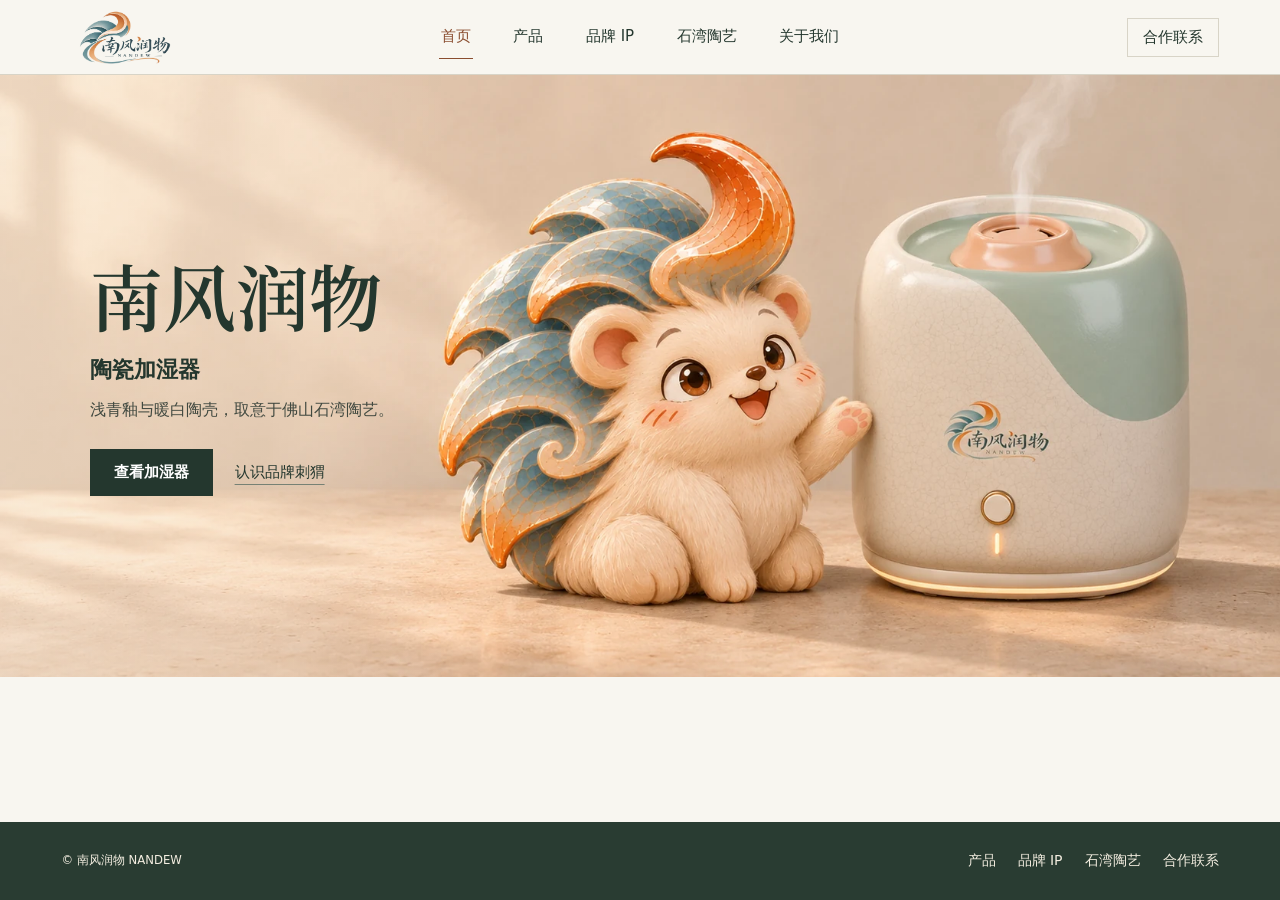
<file: index.html>
<!doctype html>
<html lang="zh-CN">
<head>
  <meta charset="utf-8">
  <meta name="viewport" content="width=device-width, initial-scale=1">
  <meta name="theme-color" content="#f8f6f0">
  <meta name="description" content="南风润物 NANDEW 源于佛山石湾陶艺。了解陶瓷加湿器的双釉外罩、组装结构与品牌刺猬。">
  <title>品牌官网｜南风润物 NANDEW</title>
  <link rel="icon" href="assets/icon.png">
  <link rel="stylesheet" href="site.css?v=7">
  <script src="site.js?v=5" defer></script>
</head>
<body>
  <a class="skip-link" href="#main">跳至正文</a>
  <header class="site-header">
    <div class="wrap header-inner">
      <a class="brand" href="index.html" aria-label="南风润物首页"><img src="assets/nandew-logo.webp" alt="南风润物 NANDEW" width="136" height="68"></a>
      <button class="menu-toggle" type="button" aria-expanded="false" aria-controls="main-nav"><span class="menu-icon" aria-hidden="true"></span>菜单</button>
      <nav id="main-nav" class="site-nav" aria-label="主导航">
        <a href="index.html" aria-current="page">首页</a>
        <a href="products.html">产品</a>
        <a href="ip.html">品牌 IP</a>
        <a href="craft.html">石湾陶艺</a>
        <a href="about.html">关于我们</a>
        <a href="contact.html" class="nav-contact">合作联系</a>
      </nav>
    </div>
  </header>
  <main class="home" id="main">
    <section class="home-feature" aria-labelledby="hero-title">
      <img class="home-scene" src="assets/humidifier-ambassador.webp" alt="品牌刺猬抬起前爪介绍身旁的陶瓷加湿器，暖光下可见出雾口飘出的薄雾" width="1672" height="941" fetchpriority="high">
      <div class="wrap home-feature-inner">
        <div class="home-copy">
          <h1 id="hero-title">南风润物</h1>
          <p class="campaign-feature-name">陶瓷加湿器</p>
          <p class="home-summary">浅青釉与暖白陶壳，取意于佛山石湾陶艺。</p>
          <div class="home-actions">
            <a class="button button--ink" href="humidifier.html">查看加湿器</a>
            <a class="underlined" href="ip.html">认识品牌刺猬</a>
          </div>
        </div>
      </div>
    </section>
  </main>
  <footer class="site-footer">
    <div class="wrap footer-inner">
      <small>© 南风润物 NANDEW</small>
      <nav aria-label="页脚导航"><a href="products.html">产品</a><a href="ip.html">品牌 IP</a><a href="craft.html">石湾陶艺</a><a href="contact.html">合作联系</a></nav>
    </div>
  </footer>
</body>
</html>
</file>
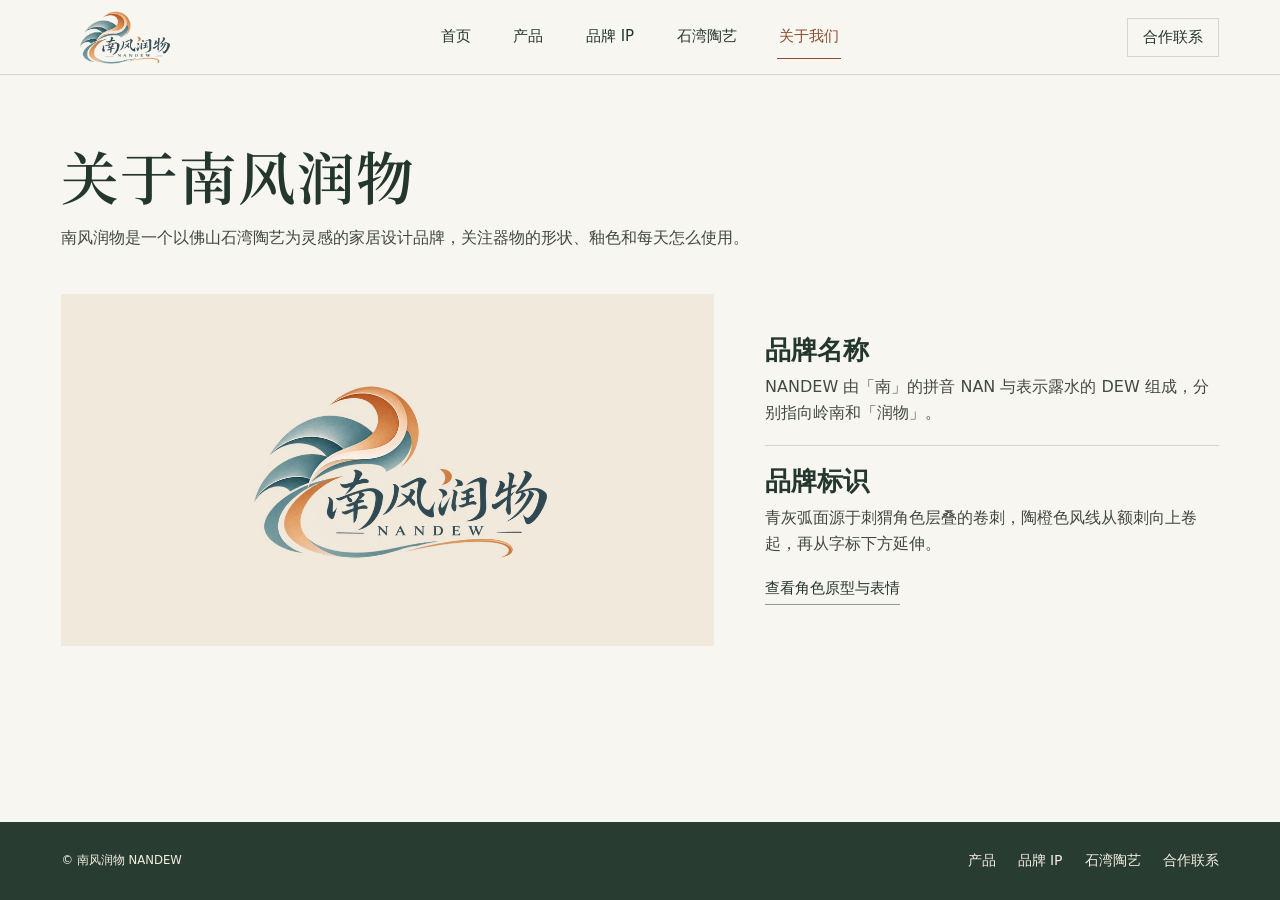
<file: about.html>
<!doctype html>
<html lang="zh-CN">
<head>
  <meta charset="utf-8">
  <meta name="viewport" content="width=device-width, initial-scale=1">
  <meta name="theme-color" content="#f8f6f0">
  <meta name="description" content="了解南风润物的品牌名称、品牌标识和陶瓷家居设计。">
  <title>关于我们｜南风润物 NANDEW</title>
  <link rel="icon" href="assets/icon.png">
  <link rel="stylesheet" href="site.css?v=7">
  <script src="site.js?v=5" defer></script>
</head>
<body>
  <a class="skip-link" href="#main">跳至正文</a>
  <header class="site-header">
    <div class="wrap header-inner">
      <a class="brand" href="index.html" aria-label="南风润物首页"><img src="assets/nandew-logo.webp" alt="南风润物 NANDEW" width="136" height="68"></a>
      <button class="menu-toggle" type="button" aria-expanded="false" aria-controls="main-nav"><span class="menu-icon" aria-hidden="true"></span>菜单</button>
      <nav id="main-nav" class="site-nav" aria-label="主导航">
        <a href="index.html">首页</a>
        <a href="products.html">产品</a>
        <a href="ip.html">品牌 IP</a>
        <a href="craft.html">石湾陶艺</a>
        <a href="about.html" aria-current="page">关于我们</a>
        <a href="contact.html" class="nav-contact">合作联系</a>
      </nav>
    </div>
  </header>
  <main class="wrap interior" id="main">
    <header class="page-heading">
      <h1>关于南风润物</h1>
      <p>南风润物是一个以佛山石湾陶艺为灵感的家居设计品牌，关注器物的形状、釉色和每天怎么使用。</p>
    </header>
    <div class="editorial-grid">
      <figure class="brand-plate editorial-media">
        <img src="assets/nandew-logo.webp" width="760" height="420" alt="南风润物品牌标识，由青灰弧面、陶橙卷线和中文、英文标识构成">
      </figure>
      <div class="editorial-copy">
        <section>
          <h2>品牌名称</h2>
          <p>NANDEW 由「南」的拼音 NAN 与表示露水的 DEW 组成，分别指向岭南和「润物」。</p>
        </section>
        <section id="brand-mark">
          <h2>品牌标识</h2>
          <p>青灰弧面源于刺猬角色层叠的卷刺，陶橙色风线从额刺向上卷起，再从字标下方延伸。</p>
        </section>
        <a class="underlined" href="ip.html">查看角色原型与表情</a>
      </div>
    </div>
  </main>
  <footer class="site-footer">
    <div class="wrap footer-inner">
      <small>© 南风润物 NANDEW</small>
      <nav aria-label="页脚导航"><a href="products.html">产品</a><a href="ip.html">品牌 IP</a><a href="craft.html">石湾陶艺</a><a href="contact.html">合作联系</a></nav>
    </div>
  </footer>
</body>
</html>
</file>
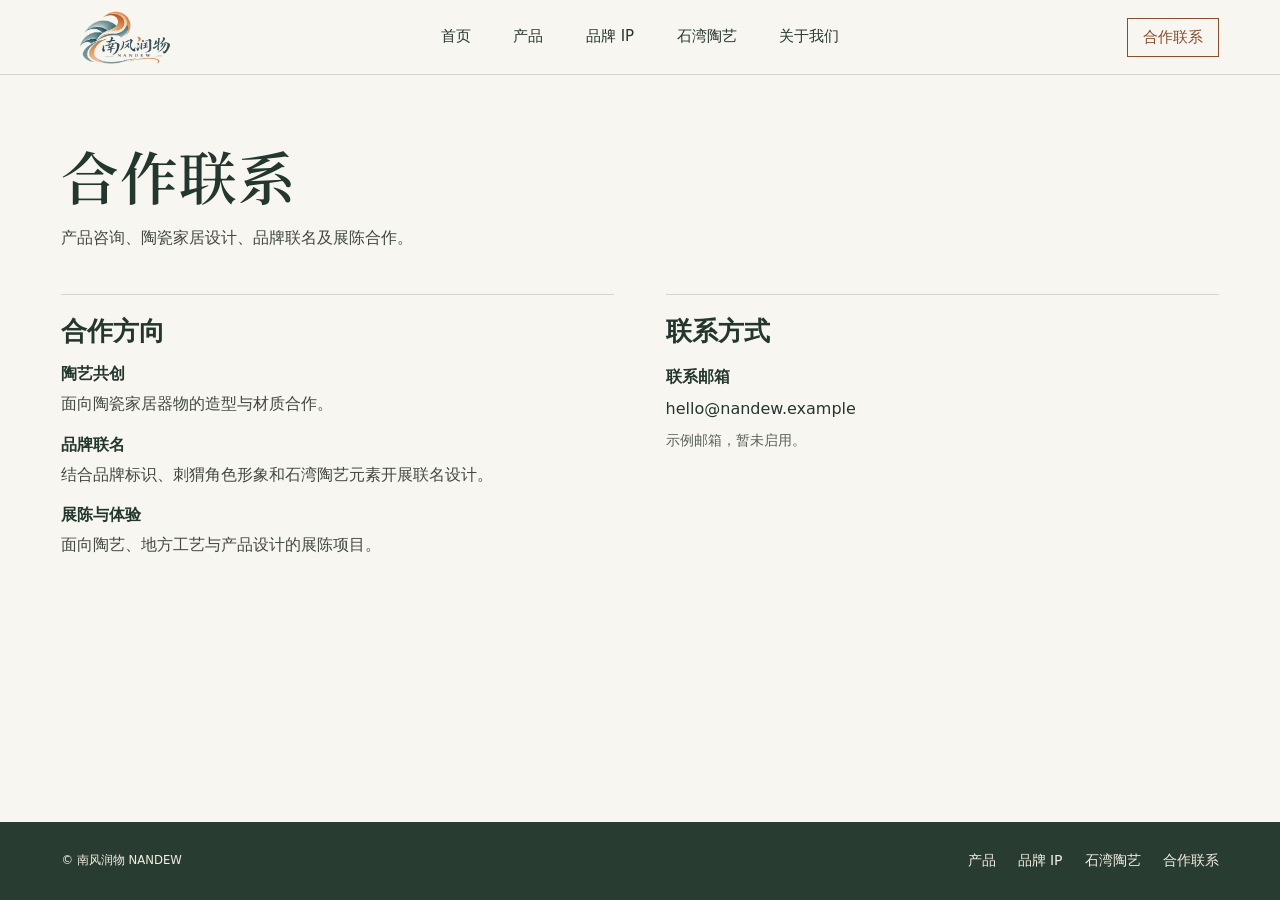
<file: contact.html>
<!doctype html>
<html lang="zh-CN">
<head>
  <meta charset="utf-8">
  <meta name="viewport" content="width=device-width, initial-scale=1">
  <meta name="theme-color" content="#f8f6f0">
  <meta name="description" content="南风润物的产品咨询、陶瓷家居设计、品牌联名和展陈合作方向。">
  <title>合作联系｜南风润物 NANDEW</title>
  <link rel="icon" href="assets/icon.png">
  <link rel="stylesheet" href="site.css?v=7">
  <script src="site.js?v=5" defer></script>
</head>
<body>
  <a class="skip-link" href="#main">跳至正文</a>
  <header class="site-header">
    <div class="wrap header-inner">
      <a class="brand" href="index.html" aria-label="南风润物首页"><img src="assets/nandew-logo.webp" alt="南风润物 NANDEW" width="136" height="68"></a>
      <button class="menu-toggle" type="button" aria-expanded="false" aria-controls="main-nav"><span class="menu-icon" aria-hidden="true"></span>菜单</button>
      <nav id="main-nav" class="site-nav" aria-label="主导航">
        <a href="index.html">首页</a>
        <a href="products.html">产品</a>
        <a href="ip.html">品牌 IP</a>
        <a href="craft.html">石湾陶艺</a>
        <a href="about.html">关于我们</a>
        <a href="contact.html" class="nav-contact" aria-current="page">合作联系</a>
      </nav>
    </div>
  </header>
  <main class="wrap interior" id="main">
    <header class="page-heading">
      <h1>合作联系</h1>
      <p>产品咨询、陶瓷家居设计、品牌联名及展陈合作。</p>
    </header>
    <div class="inquiry-grid">
      <section class="inquiry-panel" aria-labelledby="partner-title">
        <h2 id="partner-title">合作方向</h2>
        <h3>陶艺共创</h3><p>面向陶瓷家居器物的造型与材质合作。</p>
        <h3>品牌联名</h3><p>结合品牌标识、刺猬角色形象和石湾陶艺元素开展联名设计。</p>
        <h3>展陈与体验</h3><p>面向陶艺、地方工艺与产品设计的展陈项目。</p>
      </section>
      <section class="inquiry-panel" id="contact-details" aria-labelledby="contact-title">
        <h2 id="contact-title">联系方式</h2>
        <dl class="contact-method">
          <dt>联系邮箱</dt>
          <dd>hello@nandew.example</dd>
        </dl>
        <p class="contact-note">示例邮箱，暂未启用。</p>
      </section>
    </div>
  </main>
  <footer class="site-footer">
    <div class="wrap footer-inner">
      <small>© 南风润物 NANDEW</small>
      <nav aria-label="页脚导航"><a href="products.html">产品</a><a href="ip.html">品牌 IP</a><a href="craft.html">石湾陶艺</a><a href="contact.html">合作联系</a></nav>
    </div>
  </footer>
</body>
</html>
</file>
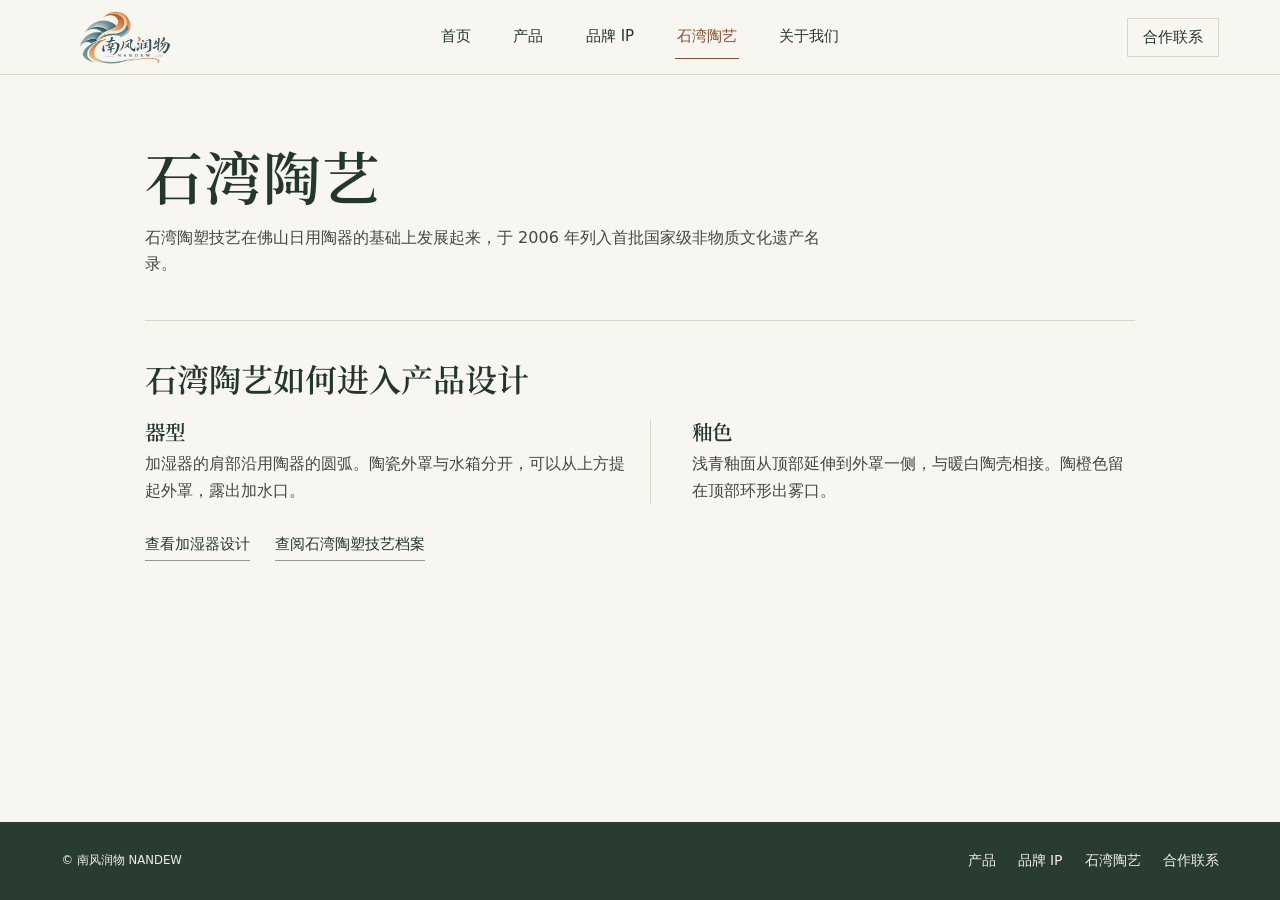
<file: craft.html>
<!doctype html>
<html lang="zh-CN">
<head>
  <meta charset="utf-8">
  <meta name="viewport" content="width=device-width, initial-scale=1">
  <meta name="theme-color" content="#f8f6f0">
  <meta name="description" content="了解佛山石湾陶塑技艺，以及南风润物陶瓷加湿器与刺猬角色的设计取材。">
  <title>石湾陶艺｜南风润物 NANDEW</title>
  <link rel="icon" href="assets/icon.png">
  <link rel="stylesheet" href="site.css?v=7">
  <script src="site.js?v=5" defer></script>
</head>
<body>
  <a class="skip-link" href="#main">跳至正文</a>
  <header class="site-header">
    <div class="wrap header-inner">
      <a class="brand" href="index.html" aria-label="南风润物首页"><img src="assets/nandew-logo.webp" alt="南风润物 NANDEW" width="136" height="68"></a>
      <button class="menu-toggle" type="button" aria-expanded="false" aria-controls="main-nav"><span class="menu-icon" aria-hidden="true"></span>菜单</button>
      <nav id="main-nav" class="site-nav" aria-label="主导航">
        <a href="index.html">首页</a>
        <a href="products.html">产品</a>
        <a href="ip.html">品牌 IP</a>
        <a href="craft.html" aria-current="page">石湾陶艺</a>
        <a href="about.html">关于我们</a>
        <a href="contact.html" class="nav-contact">合作联系</a>
      </nav>
    </div>
  </header>
  <main class="wrap interior craft-page" id="main">
    <header class="page-heading">
      <h1>石湾陶艺</h1>
      <p>石湾陶塑技艺在佛山日用陶器的基础上发展起来，于 2006 年列入首批国家级非物质文化遗产名录。</p>
    </header>
    <section class="craft-design" aria-labelledby="craft-design-heading">
      <h2 id="craft-design-heading">石湾陶艺如何进入产品设计</h2>
      <div class="craft-details editorial-copy">
        <section>
          <h3>器型</h3>
          <p>加湿器的肩部沿用陶器的圆弧。陶瓷外罩与水箱分开，可以从上方提起外罩，露出加水口。</p>
        </section>
        <section>
          <h3>釉色</h3>
          <p>浅青釉面从顶部延伸到外罩一侧，与暖白陶壳相接。陶橙色留在顶部环形出雾口。</p>
        </section>
      </div>
      <div class="craft-links">
        <a class="underlined" href="humidifier.html">查看加湿器设计</a>
        <a class="underlined" href="https://www.ihchina.cn/Article/Index/detail?id=14263" target="_blank" rel="noopener noreferrer">查阅石湾陶塑技艺档案</a>
      </div>
    </section>
  </main>
  <footer class="site-footer">
    <div class="wrap footer-inner">
      <small>© 南风润物 NANDEW</small>
      <nav aria-label="页脚导航"><a href="products.html">产品</a><a href="ip.html">品牌 IP</a><a href="craft.html">石湾陶艺</a><a href="contact.html">合作联系</a></nav>
    </div>
  </footer>
</body>
</html>
</file>
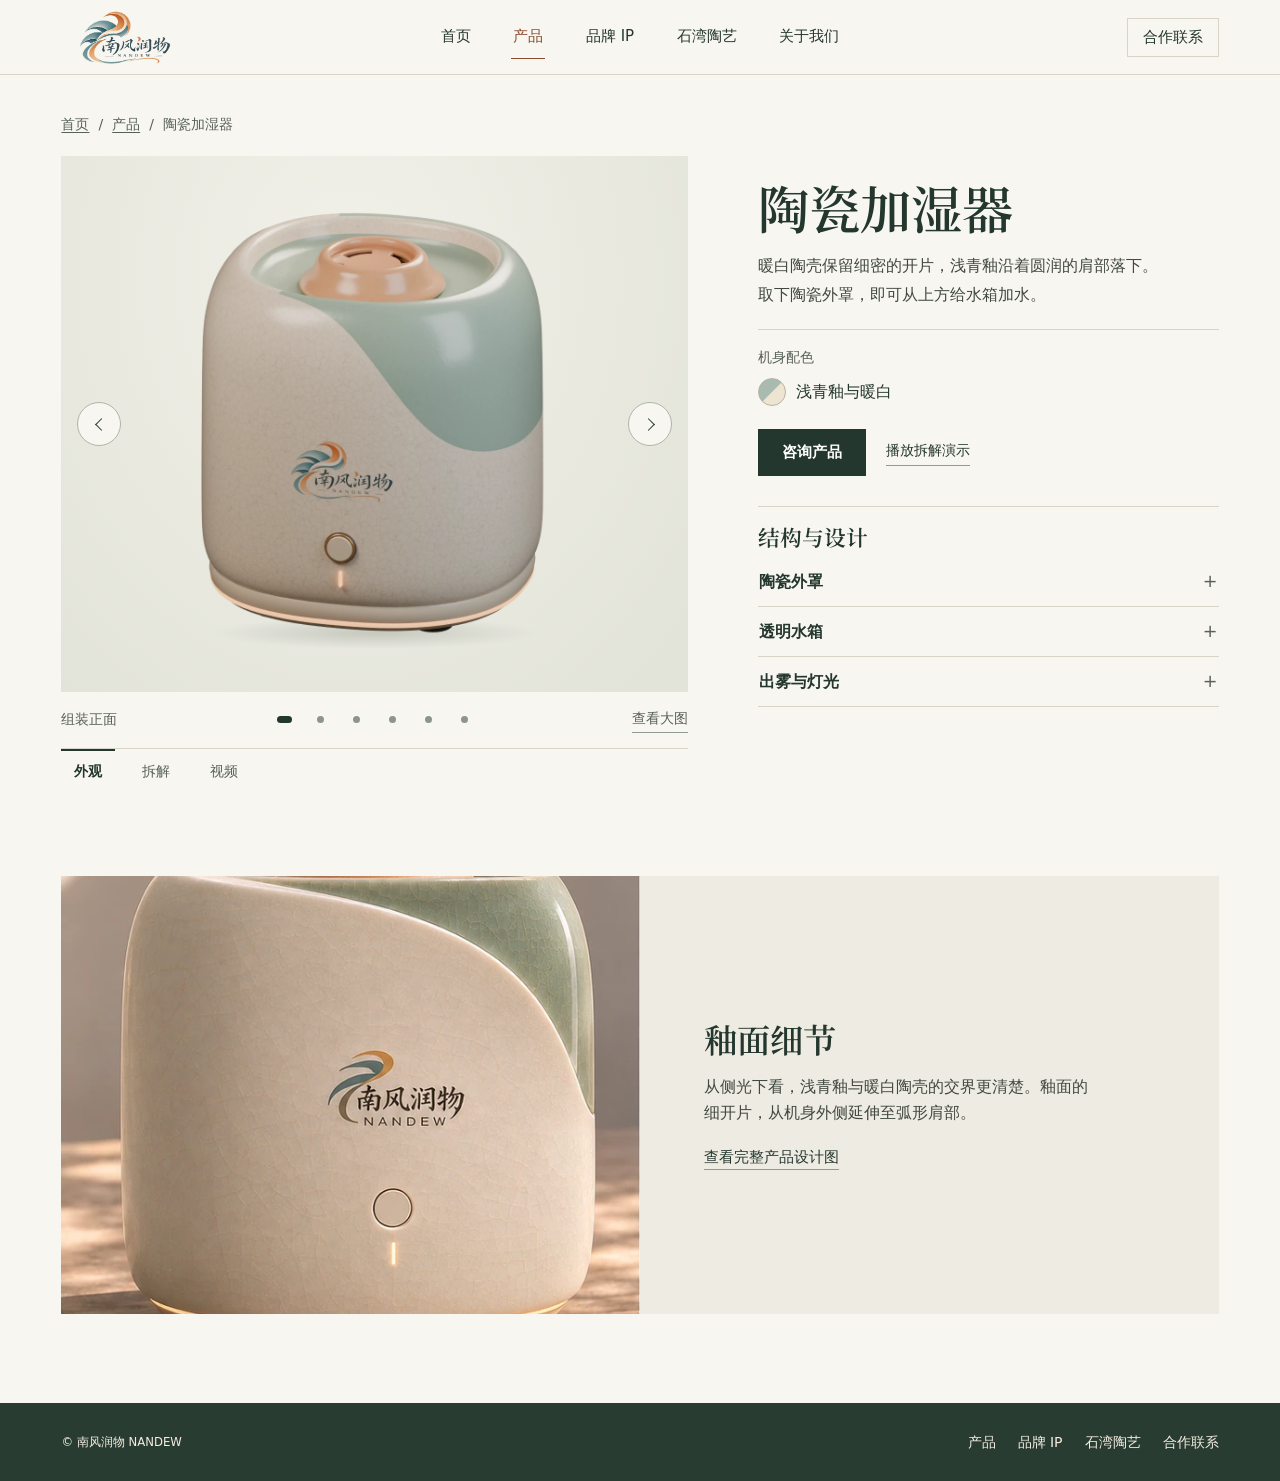
<file: humidifier.html>
<!doctype html>
<html lang="zh-CN">
<head>
  <meta charset="utf-8">
  <meta name="viewport" content="width=device-width, initial-scale=1">
  <meta name="theme-color" content="#f8f6f0">
  <meta name="description" content="查看南风润物陶瓷加湿器的多角度图、结构拆解与 Blender 动画。">
  <title>陶瓷加湿器｜南风润物 NANDEW</title>
  <link rel="icon" href="assets/icon.png">
  <link rel="stylesheet" href="site.css?v=7">
  <script src="site.js?v=5" defer></script>
</head>
<body>
  <a class="skip-link" href="#main">跳至正文</a>
  <header class="site-header">
    <div class="wrap header-inner">
      <a class="brand" href="index.html" aria-label="南风润物首页"><img src="assets/nandew-logo.webp" alt="南风润物 NANDEW" width="136" height="68"></a>
      <button class="menu-toggle" type="button" aria-expanded="false" aria-controls="main-nav"><span class="menu-icon" aria-hidden="true"></span>菜单</button>
      <nav id="main-nav" class="site-nav" aria-label="主导航">
        <a href="index.html">首页</a>
        <a href="products.html" aria-current="location">产品</a>
        <a href="ip.html">品牌 IP</a>
        <a href="craft.html">石湾陶艺</a>
        <a href="about.html">关于我们</a>
        <a href="contact.html" class="nav-contact">合作联系</a>
      </nav>
    </div>
  </header>
  <main class="wrap interior product-detail" id="main">
    <nav class="breadcrumb" aria-label="页面路径"><a href="index.html">首页</a><span aria-hidden="true">/</span><a href="products.html">产品</a><span aria-hidden="true">/</span><span aria-current="page">陶瓷加湿器</span></nav>
    <div class="product-overview" data-product-gallery>
      <header class="product-title">
        <h1>陶瓷加湿器</h1>
        <p>暖白陶壳保留细密的开片，浅青釉沿着圆润的肩部落下。取下陶瓷外罩，即可从上方给水箱加水。</p>
      </header>
      <section class="product-media" aria-label="加湿器多角度展示">
        <div class="media-stage" id="product-stage">
          <figure class="media-panel" id="media-front">
            <img src="assets/humidifier-studio-front.webp" alt="陶瓷加湿器组装正面，可见标识、圆形按键和指示灯" width="1056" height="1056" fetchpriority="high">
          </figure>
          <figure class="media-panel" id="media-side" hidden>
            <img src="assets/humidifier-studio-side.webp" alt="陶瓷加湿器侧面，浅青釉与暖白陶壳相交" width="1056" height="1056" loading="lazy">
          </figure>
          <figure class="media-panel" id="media-rear" hidden>
            <img src="assets/humidifier-studio-rear.webp" alt="陶瓷加湿器背面及底座" width="1056" height="1056" loading="lazy">
          </figure>
          <figure class="media-panel" id="media-top" hidden>
            <img src="assets/humidifier-studio-top.webp" alt="俯视环形出雾口和凹入式顶面" width="1056" height="1056" loading="lazy">
          </figure>
          <figure class="media-panel" id="media-parts" hidden>
            <img src="assets/humidifier-studio-parts.webp" alt="陶瓷外罩抬起，露出透明水箱与底座" width="1056" height="1056" loading="lazy">
          </figure>
          <figure class="media-panel media-panel--video" id="media-video" hidden>
            <video controls playsinline preload="none" poster="assets/humidifier-front.webp" aria-label="陶瓷加湿器机身环绕与拆解演示，无声视频">
              <source src="assets/humidifier-demo.mp4" type="video/mp4">
              <a href="assets/humidifier-demo.mp4">打开产品视频</a>
            </video>
          </figure>
          <div class="media-arrows" role="group" aria-label="前后浏览产品图和视频" hidden>
            <button class="media-arrow" type="button" data-media-step="-1" aria-label="上一项" aria-controls="product-stage"></button>
            <button class="media-arrow" type="button" data-media-step="1" aria-label="下一项" aria-controls="product-stage"></button>
          </div>
        </div>
        <div class="media-toolbar">
          <p data-media-status aria-live="polite">组装正面</p>
          <div class="media-pagination" role="group" aria-label="切换产品角度" hidden>
            <button type="button" data-media="front" aria-controls="media-front" aria-pressed="true" aria-label="组装正面" title="组装正面"></button>
            <button type="button" data-media="side" aria-controls="media-side" aria-pressed="false" aria-label="侧面" title="侧面"></button>
            <button type="button" data-media="rear" aria-controls="media-rear" aria-pressed="false" aria-label="背面" title="背面"></button>
            <button type="button" data-media="top" aria-controls="media-top" aria-pressed="false" aria-label="俯视" title="俯视"></button>
            <button type="button" data-media="parts" aria-controls="media-parts" aria-pressed="false" aria-label="拆解图" title="拆解图"></button>
            <button type="button" data-media="video" aria-controls="media-video" aria-pressed="false" aria-label="演示视频" title="演示视频"></button>
          </div>
          <button type="button" class="media-zoom underlined" data-media-zoom hidden>查看大图</button>
        </div>
        <div class="media-shortcuts" role="group" aria-label="产品媒体分类" hidden>
          <button type="button" data-media-group="front" aria-pressed="true">外观</button>
          <button type="button" data-media-group="parts" aria-pressed="false">拆解</button>
          <button type="button" data-media-group="video" aria-pressed="false">视频</button>
        </div>
        <noscript>
          <p>查看 <a class="underlined" href="assets/humidifier-parts.webp">拆解图</a> 或 <a class="underlined" href="assets/humidifier-demo.mp4">演示视频</a>。</p>
        </noscript>
        <dialog class="media-dialog" aria-label="产品大图">
          <form method="dialog"><button class="button button--outline" type="submit" autofocus>关闭</button></form>
          <img alt="">
        </dialog>
      </section>
      <section class="product-facts" aria-labelledby="finish-heading">
        <div class="product-finish"><p class="product-minor" id="finish-heading">机身配色</p><div><span class="finish-swatch" aria-hidden="true"></span>浅青釉与暖白</div></div>
        <div class="product-actions">
          <a class="button button--ink" href="contact.html#contact-details">咨询产品</a>
          <button type="button" class="media-zoom" data-play-demo hidden>播放拆解演示</button>
        </div>
        <div class="product-specs">
          <h2>结构与设计</h2>
          <details>
            <summary>陶瓷外罩</summary>
            <p>陶瓷外罩为青釉与暖白双釉曲面。沿着机身轻轻提起，可整体取下外罩。</p>
          </details>
          <details>
            <summary>透明水箱</summary>
            <p>水箱独立放置在底座上。取下外罩后，从水箱上方加水。</p>
          </details>
          <details>
            <summary>出雾与灯光</summary>
            <p>顶部为陶橙色环形出雾口。机身正面有按键和指示灯，底座设暖色灯带。</p>
          </details>
        </div>
      </section>
    </div>
    <section class="product-story" aria-labelledby="product-story-heading">
      <figure><img src="assets/humidifier-scene.webp" alt="加湿器场景设计图，侧光照亮陶壳的细开片和底部灯带" width="624" height="1100" loading="lazy"></figure>
      <div class="product-story-copy">
        <h2 id="product-story-heading">釉面细节</h2>
        <p>从侧光下看，浅青釉与暖白陶壳的交界更清楚。釉面的细开片，从机身外侧延伸至弧形肩部。</p>
        <a class="underlined" href="assets/humidifier-design-sheet.webp" target="_blank" rel="noopener">查看完整产品设计图</a>
      </div>
    </section>
  </main>
  <footer class="site-footer">
    <div class="wrap footer-inner">
      <small>© 南风润物 NANDEW</small>
      <nav aria-label="页脚导航"><a href="products.html">产品</a><a href="ip.html">品牌 IP</a><a href="craft.html">石湾陶艺</a><a href="contact.html">合作联系</a></nav>
    </div>
  </footer>
</body>
</html>
</file>
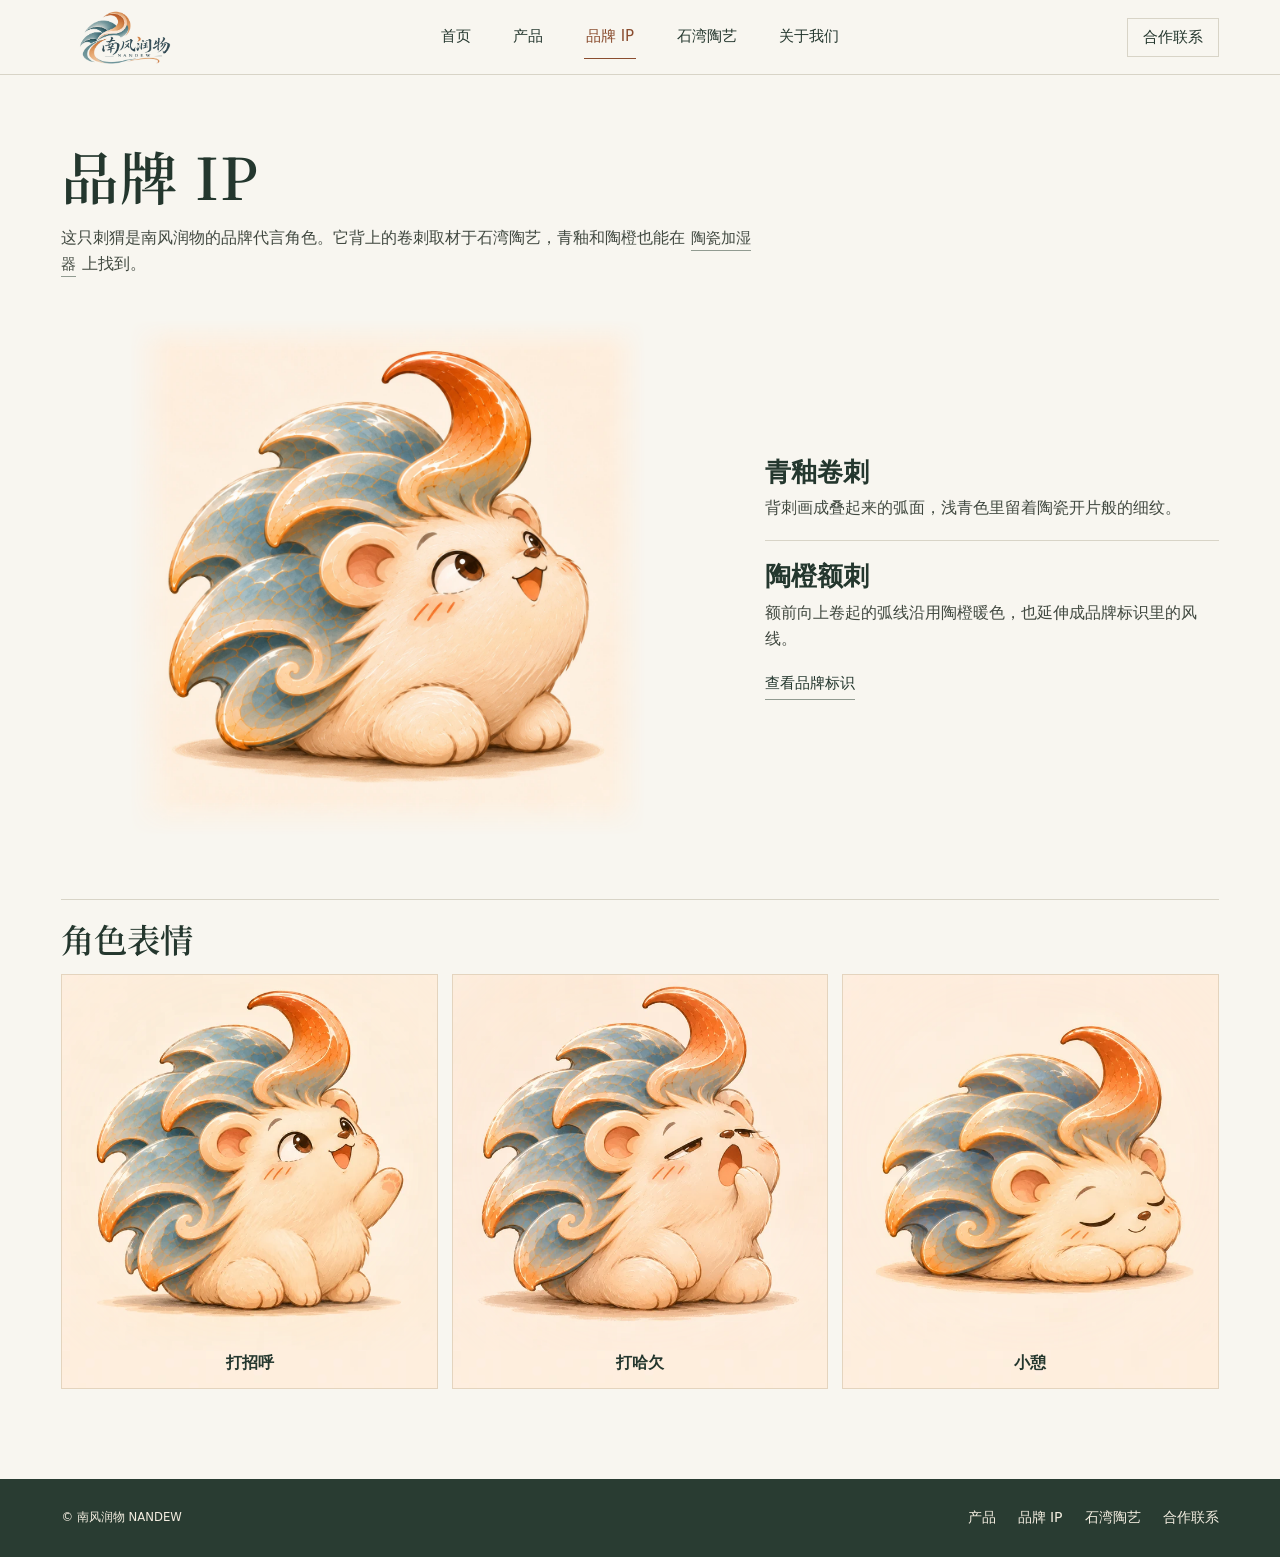
<file: ip.html>
<!doctype html>
<html lang="zh-CN">
<head>
  <meta charset="utf-8">
  <meta name="viewport" content="width=device-width, initial-scale=1">
  <meta name="theme-color" content="#f8f6f0">
  <meta name="description" content="认识南风润物的刺猬角色，了解它的釉色、卷刺和已有表情设计。">
  <title>品牌 IP｜南风润物 NANDEW</title>
  <link rel="icon" href="assets/icon.png">
  <link rel="stylesheet" href="site.css?v=7">
  <script src="site.js?v=5" defer></script>
</head>
<body>
  <a class="skip-link" href="#main">跳至正文</a>
  <header class="site-header">
    <div class="wrap header-inner">
      <a class="brand" href="index.html" aria-label="南风润物首页"><img src="assets/nandew-logo.webp" alt="南风润物 NANDEW" width="136" height="68"></a>
      <button class="menu-toggle" type="button" aria-expanded="false" aria-controls="main-nav"><span class="menu-icon" aria-hidden="true"></span>菜单</button>
      <nav id="main-nav" class="site-nav" aria-label="主导航">
        <a href="index.html">首页</a>
        <a href="products.html">产品</a>
        <a href="ip.html" aria-current="page">品牌 IP</a>
        <a href="craft.html">石湾陶艺</a>
        <a href="about.html">关于我们</a>
        <a href="contact.html" class="nav-contact">合作联系</a>
      </nav>
    </div>
  </header>
  <main class="wrap interior" id="main">
    <header class="page-heading">
      <h1>品牌 IP</h1>
      <p>这只刺猬是南风润物的品牌代言角色。它背上的卷刺取材于石湾陶艺，青釉和陶橙也能在 <a class="underlined" href="humidifier.html">陶瓷加湿器</a> 上找到。</p>
    </header>
    <div class="editorial-grid ip-feature">
      <figure class="character-portrait">
        <img src="assets/hedgehog-home.webp" srcset="assets/hedgehog-home-small.webp 620w, assets/hedgehog-home.webp 1254w" sizes="(max-width: 760px) 100vw, 55vw" alt="品牌刺猬的原画，额前的陶橙色卷刺与层叠的青釉卷刺" width="1254" height="1254" fetchpriority="high">
      </figure>
      <div class="editorial-copy">
        <section>
          <h2>青釉卷刺</h2>
          <p>背刺画成叠起来的弧面，浅青色里留着陶瓷开片般的细纹。</p>
        </section>
        <section>
          <h2>陶橙额刺</h2>
          <p>额前向上卷起的弧线沿用陶橙暖色，也延伸成品牌标识里的风线。</p>
        </section>
        <a class="underlined" href="about.html#brand-mark">查看品牌标识</a>
      </div>
    </div>
    <section class="ip-poses" aria-labelledby="pose-heading">
      <h2 id="pose-heading">角色表情</h2>
      <div class="pose-grid">
        <figure><img src="assets/hedgehog-greeting.webp" alt="品牌刺猬举起一只前爪" width="640" height="640" loading="lazy"><figcaption>打招呼</figcaption></figure>
        <figure><img src="assets/hedgehog-yawn.webp" alt="品牌刺猬半闭眼睛，张嘴打哈欠" width="640" height="640" loading="lazy"><figcaption>打哈欠</figcaption></figure>
        <figure><img src="assets/hedgehog-rest.webp" alt="品牌刺猬闭眼趴下小憩" width="640" height="640" loading="lazy"><figcaption>小憩</figcaption></figure>
      </div>
    </section>
  </main>
  <footer class="site-footer">
    <div class="wrap footer-inner">
      <small>© 南风润物 NANDEW</small>
      <nav aria-label="页脚导航"><a href="products.html">产品</a><a href="ip.html">品牌 IP</a><a href="craft.html">石湾陶艺</a><a href="contact.html">合作联系</a></nav>
    </div>
  </footer>
</body>
</html>
</file>
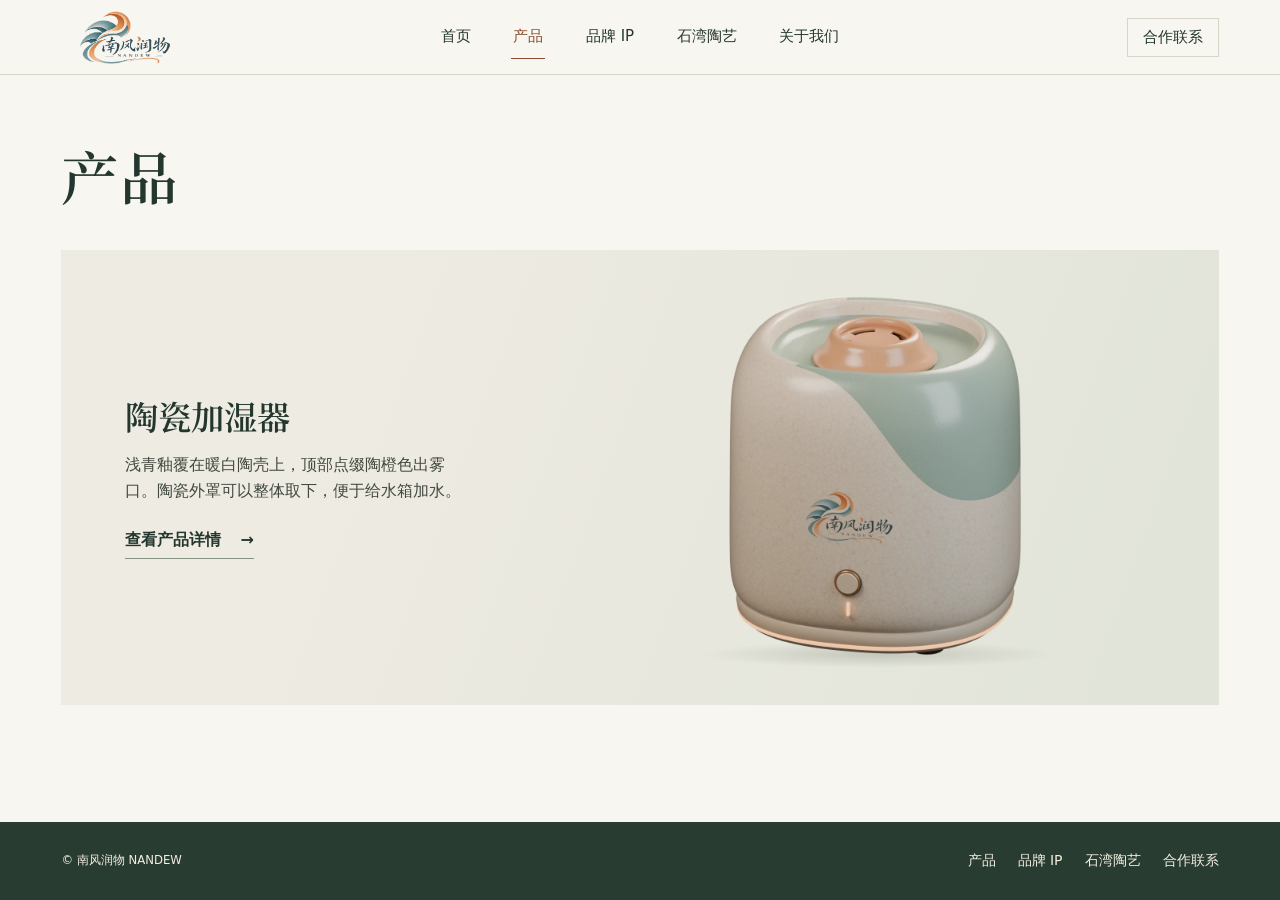
<file: products.html>
<!doctype html>
<html lang="zh-CN">
<head>
  <meta charset="utf-8">
  <meta name="viewport" content="width=device-width, initial-scale=1">
  <meta name="theme-color" content="#f8f6f0">
  <meta name="description" content="浏览南风润物的产品系列，查看陶瓷加湿器的外观、结构与视频。">
  <title>产品｜南风润物 NANDEW</title>
  <link rel="icon" href="assets/icon.png">
  <link rel="stylesheet" href="site.css?v=7">
  <script src="site.js?v=5" defer></script>
</head>
<body>
  <a class="skip-link" href="#main">跳至正文</a>
  <header class="site-header">
    <div class="wrap header-inner">
      <a class="brand" href="index.html" aria-label="南风润物首页"><img src="assets/nandew-logo.webp" alt="南风润物 NANDEW" width="136" height="68"></a>
      <button class="menu-toggle" type="button" aria-expanded="false" aria-controls="main-nav"><span class="menu-icon" aria-hidden="true"></span>菜单</button>
      <nav id="main-nav" class="site-nav" aria-label="主导航">
        <a href="index.html">首页</a>
        <a href="products.html" aria-current="page">产品</a>
        <a href="ip.html">品牌 IP</a>
        <a href="craft.html">石湾陶艺</a>
        <a href="about.html">关于我们</a>
        <a href="contact.html" class="nav-contact">合作联系</a>
      </nav>
    </div>
  </header>
  <main class="wrap interior catalog" id="main">
    <header class="page-heading">
      <h1>产品</h1>
    </header>
    <div class="catalog-grid">
      <article class="catalog-card">
        <a href="humidifier.html">
          <div class="catalog-media"><img src="assets/humidifier-studio-front.webp" alt="南风润物陶瓷加湿器，暖白陶瓷外罩与浅青釉面相接" width="1056" height="1056" fetchpriority="high"></div>
          <div class="catalog-copy">
            <h2>陶瓷加湿器</h2>
            <p>浅青釉覆在暖白陶壳上，顶部点缀陶橙色出雾口。陶瓷外罩可以整体取下，便于给水箱加水。</p>
            <span class="catalog-link">查看产品详情<span class="link-arrow" aria-hidden="true">→</span></span>
          </div>
        </a>
      </article>
    </div>
  </main>
  <footer class="site-footer">
    <div class="wrap footer-inner">
      <small>© 南风润物 NANDEW</small>
      <nav aria-label="页脚导航"><a href="products.html">产品</a><a href="ip.html">品牌 IP</a><a href="craft.html">石湾陶艺</a><a href="contact.html">合作联系</a></nav>
    </div>
  </footer>
</body>
</html>
</file>
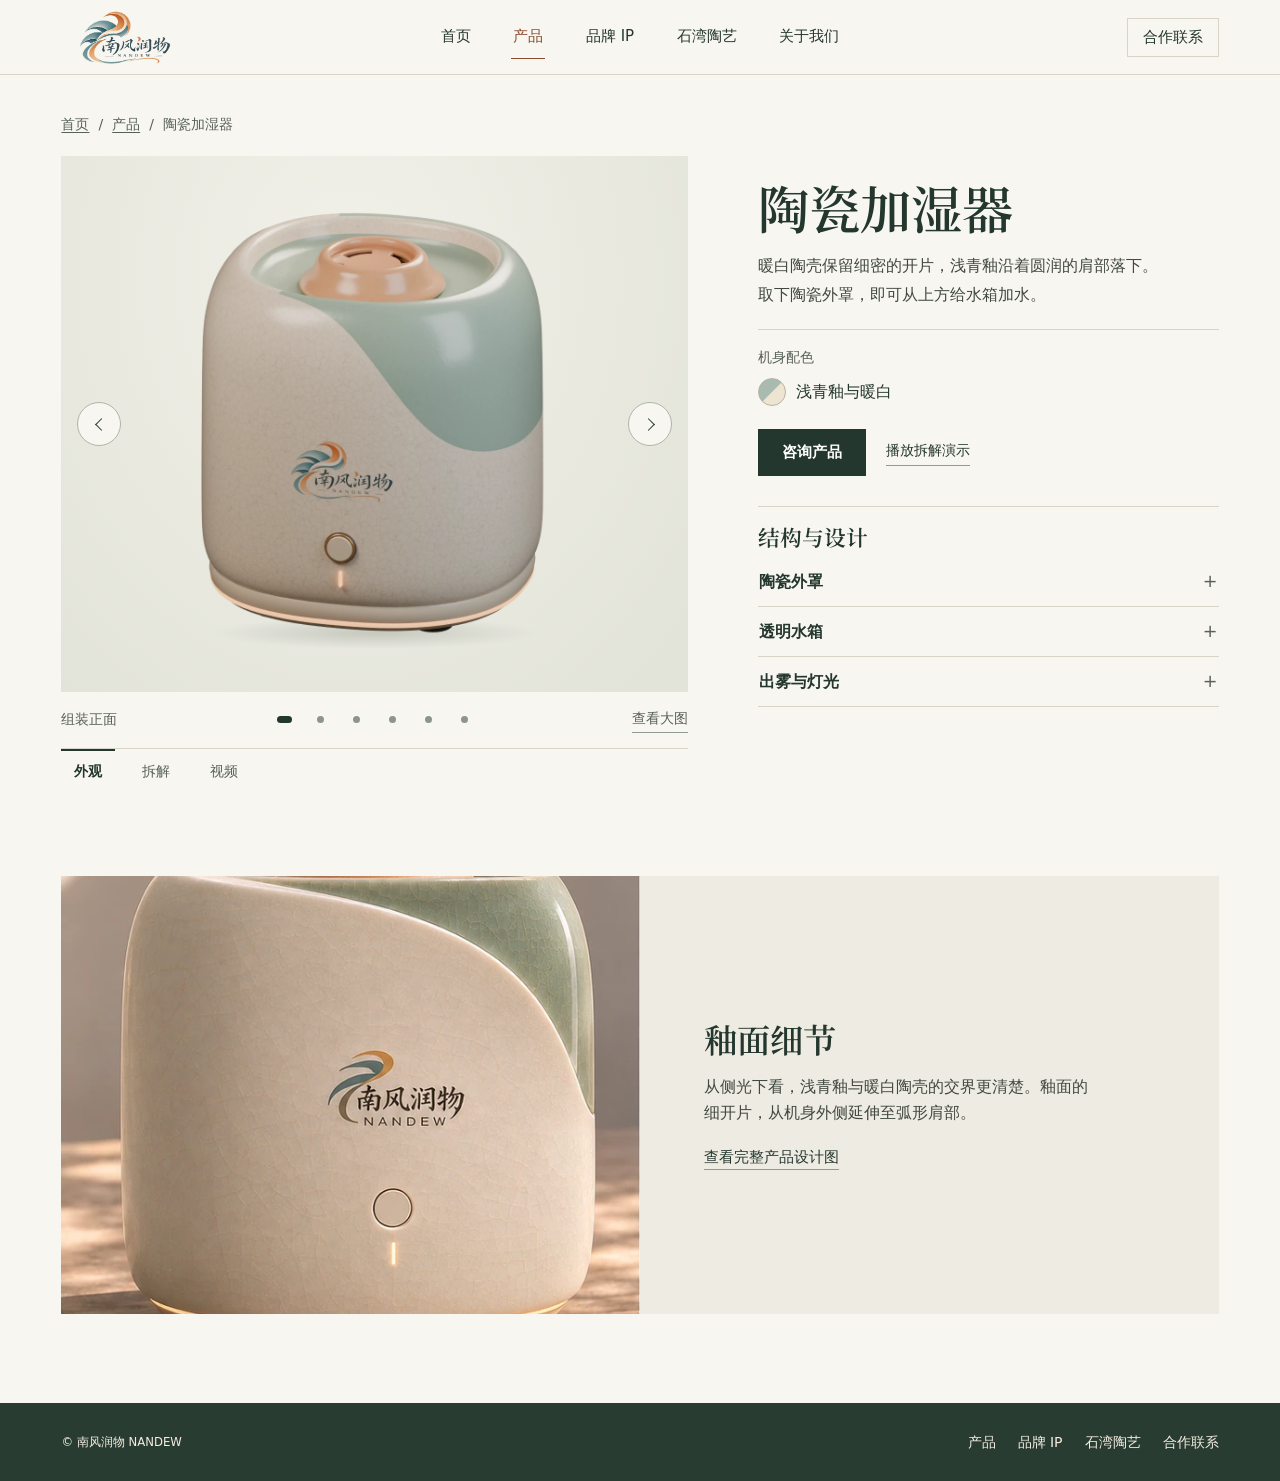
<file: yaohu.html>
<!doctype html>
<html lang="zh-CN">
<head>
  <meta charset="utf-8">
  <meta http-equiv="refresh" content="0; url=humidifier.html">
  <meta name="viewport" content="width=device-width, initial-scale=1">
  <link rel="canonical" href="humidifier.html">
  <title>南风润物陶瓷加湿器</title>
</head>
<body>
  <p><a href="humidifier.html">查看南风润物陶瓷加湿器</a></p>
</body>
</html>
</file>
<file: site.css>
@font-face {
  font-family: Nandew Serif;
  src: url(assets/nandew-serif.woff2) format("woff2");
  font-weight: 600;
  font-display: swap;
}

:root {
  --paper: #f8f6f0;
  --surface: #eeebe2;
  --ink: #24372e;
  --body: #414940;
  --muted: #576158;
  --line: #d8d4c7;
  --accent: #8a4d2f;
  --gutter: clamp(19px, 4.8vw, 74px);
  --serif: "Nandew Serif", "Songti SC", SimSun, serif;
  --font: "PingFang SC", "Microsoft YaHei", "Noto Sans CJK SC", system-ui, sans-serif;
}

* { box-sizing: border-box; }
body { margin: 0; background: var(--paper); color: var(--ink); font: 1rem/1.65 var(--font); min-height: 100vh; display: flex; flex-direction: column; }
main { flex: 1; }
h1, h2, h3, p, figure { margin: 0; }
h1, h2, h3 { line-height: 1.26; font-weight: 600; }
a { color: inherit; text-decoration: none; }
button, input, select, textarea { font: inherit; }
button { color: inherit; cursor: pointer; }
img { display: block; max-width: 100%; height: auto; }
[hidden] { display: none !important; }
:focus-visible { outline: 2px solid #9f5936; outline-offset: 4px; }
.wrap { width: min(calc(100% - 2 * var(--gutter)), 1240px); margin-inline: auto; }

.skip-link { position: absolute; z-index: 10; left: var(--gutter); top: 10px; transform: translateY(-160%); background: var(--paper); padding: 10px 16px; }
.skip-link:focus { transform: none; }
.site-header { position: relative; z-index: 2; background: var(--paper); border-bottom: 1px solid var(--line); }
.header-inner { min-height: 74px; display: flex; align-items: center; position: relative; }
.brand { display: block; flex: none; }
.brand img { width: 120px; height: auto; }
.site-nav { display: flex; flex: 1; justify-content: center; gap: clamp(20px, 3vw, 48px); align-items: center; padding-right: 120px; }
.site-nav a { min-height: 44px; display: inline-flex; align-items: center; border-bottom: 1px solid transparent; padding: 0 2px; font-size: .9375rem; }
.site-nav a:hover { color: var(--accent); }
.site-nav a[aria-current] { border-color: var(--accent); color: var(--accent); }
.site-nav .nav-contact { position: absolute; right: 0; min-height: 39px; padding-inline: 15px; border: 1px solid var(--line); }
.site-nav .nav-contact:hover, .site-nav .nav-contact[aria-current] { border-color: var(--accent); }
.menu-toggle { display: none; }
.button { display: inline-flex; min-height: 46px; align-items: center; justify-content: center; border: 1px solid var(--ink); padding: 10px 23px; font-weight: 600; font-size: .9375rem; }
.button--ink { background: var(--ink); color: #fff; }
.button--ink:hover { background: #354c42; border-color: #354c42; }
.button--outline { background: transparent; color: var(--ink); }
.button--outline:hover { background: var(--surface); }
.underlined { width: fit-content; max-width: 100%; border-bottom: 1px solid #919b91; font-size: .9375rem; padding-bottom: 3px; }
.underlined:hover { color: var(--accent); border-color: var(--accent); }

.home-feature {
  position: relative;
  isolation: isolate;
  display: grid;
  align-items: center;
  min-height: clamp(480px, 47vw, 860px);
  max-width: 1920px;
  margin-inline: auto;
  overflow: hidden;
  background: #f2e6d4;
}
.home-feature::after {
  content: "";
  position: absolute;
  inset: 0;
  background: linear-gradient(90deg, #f2e6d468, #f2e6d445 23%, transparent 35%);
  pointer-events: none;
}
.home-scene { position: absolute; inset: 0; width: 100%; height: 100%; object-fit: cover; object-position: center 63%; }
.home-feature-inner {
  position: relative;
  z-index: 1;
  width: 100%;
  padding: 32px clamp(24px, 7vw, 112px);
}
.home-copy { width: min(30vw, 400px); }
.home h1 {
  font-family: var(--serif);
  font-size: clamp(2.75rem, 5.7vw, 5.9rem);
  margin: 0 0 17px;
  line-height: 1.08;
  white-space: nowrap;
}
.campaign-feature-name { font-size: clamp(1.12rem, 1.7vw, 1.5rem); font-weight: 600; }
.home-summary { color: var(--body); margin: 8px 0 25px; line-height: 1.75; }
.home-actions { display: flex; flex-wrap: wrap; align-items: center; gap: 12px 22px; }
.home-actions .underlined { display: inline-flex; align-items: center; min-height: 44px; padding: 0; border: 0; text-decoration: underline; text-decoration-color: #768174; text-underline-offset: 7px; }

.interior { padding-block: clamp(35px, 5vw, 72px) clamp(45px, 7vw, 90px); }
.page-heading { max-width: 720px; margin-bottom: clamp(23px, 3.5vw, 43px); }
.page-heading h1 { font-family: var(--serif); font-size: clamp(2rem, 4.5vw, 4.125rem); letter-spacing: .015em; }
.page-heading p { margin-top: 13px; color: var(--body); max-width: 44em; }
.craft-page { max-width: min(calc(100% - 2 * var(--gutter)), 990px); }
.craft-design { border-top: 1px solid var(--line); padding-top: clamp(21px, 3vw, 37px); }
.craft-design > h2 { font-family: var(--serif); font-size: clamp(1.3rem, 2.5vw, 2rem); margin-bottom: 20px; }
.craft-details { display: grid; grid-template-columns: repeat(2,minmax(0,1fr)); gap: clamp(18px, 3.45vw, 49px); }
.craft-details h3 { font-family: var(--serif); font-size: 1.28rem; }
.craft-details.editorial-copy section + section { border-top: 0; border-left: 1px solid var(--line); padding: 0 0 0 clamp(18px, 3.25vw, 41px); }
.craft-links { display: flex; gap: 12px 25px; flex-wrap: wrap; margin-top: 28px; }
.breadcrumb { display: flex; align-items: baseline; flex-wrap: wrap; gap: 9px; margin-bottom: 20px; color: var(--muted); font-size: .875rem; }
.breadcrumb a { text-decoration: underline; text-underline-offset: 3px; }
.editorial-grid { display: grid; grid-template-columns: minmax(0, 1.18fr) minmax(0, .82fr); gap: clamp(22px, 4vw, 62px); align-items: center; }
.editorial-media img { width: 100%; height: auto; background: var(--surface); }
.editorial-media figcaption { color: var(--muted); margin-top: 8px; font-size: .8125rem; }
.editorial-media figcaption a { text-decoration: underline; text-underline-offset: 2px; }
.editorial-copy { display: grid; gap: 19px; }
.editorial-copy section + section { border-top: 1px solid var(--line); padding-top: 19px; }
.editorial-copy h2, .inquiry-panel h2 { font-size: clamp(1.18rem, 2.25vw, 1.6rem); }
.editorial-copy p, .inquiry-panel p { color: var(--body); margin-top: 7px; }
.catalog .page-heading { margin-bottom: clamp(22px, 3vw, 38px); }
.catalog-grid {
  display: grid;
  grid-template-columns: repeat(auto-fit, minmax(min(100%, 300px), 1fr));
  gap: clamp(20px, 3vw, 36px);
}
.catalog-card { background: var(--surface); }
.catalog-card > a { display: grid; height: 100%; align-content: start; }
.catalog-card:only-child { background: linear-gradient(110deg, var(--surface) 24%, #e1e4d9 94%); }
.catalog-card:only-child > a {
  grid-template-columns: minmax(0, .82fr) minmax(0, 1.18fr);
  align-items: stretch;
}
.catalog-card:only-child .catalog-media { grid-area: 1 / 2; aspect-ratio: 1.5; background: transparent; }
.catalog-card:only-child .catalog-copy { grid-area: 1 / 1; padding: clamp(25px, 5vw, 72px); }
.catalog-media {
  position: relative;
  min-width: 0;
  aspect-ratio: 1.3;
  overflow: hidden;
  background: radial-gradient(ellipse at 47% 28%, #f1f1e9, #dddfd4 90%);
}
.catalog-media img { position: absolute; inset: 0; width: 100%; height: 100%; object-fit: contain; padding: 14px 16px 20px; }
.catalog-media::before, #media-front::before, #media-side::before, #media-rear::before {
  content: "";
  position: absolute;
  inset: auto 24% 8%;
  height: 6%;
  background: radial-gradient(ellipse, #3e4b3c33, transparent 70%);
}
.catalog-copy { align-self: center; padding: clamp(22px, 3vw, 39px); }
.catalog-copy h2 { font-family: var(--serif); font-size: clamp(1.55rem, 2.6vw, 2.75rem); }
.catalog-copy p { max-width: 23em; margin: 14px 0 23px; color: var(--body); }
.catalog-link { display: inline-flex; align-items: center; gap: 19px; padding-bottom: 4px; border-bottom: 1px solid #889486; font-weight: 600; }
.catalog-card a:hover .catalog-link { color: var(--accent); border-color: var(--accent); }

.product-detail { padding-top: clamp(23px, 3vw, 44px); }
.product-overview {
  display: grid;
  grid-template-columns: minmax(0, 1.36fr) minmax(0, 1fr);
  grid-template-rows: auto 1fr;
  column-gap: clamp(29px, 5.4vw, 78px);
  row-gap: 19px;
  align-items: start;
}
.product-title { grid-column: 2; grid-row: 1; padding-top: clamp(7px, 1.65vw, 24px); }
.product-title h1 { font-family: var(--serif); font-size: clamp(2.1rem, 4vw, 4rem); line-height: 1.15; margin-bottom: 16px; }
.product-title p { max-width: 25em; color: var(--body); line-height: 1.8; }
.product-media { min-width: 0; grid-column: 1; grid-row: 1 / span 2; }
.media-stage {
  position: relative;
  aspect-ratio: 1.17;
  background: radial-gradient(ellipse at 46% 23%, #f2f1e9, #e2e3d9 93%);
  overflow: hidden;
}
.media-panel { position: absolute; inset: 0; display: grid; place-items: center; }
.media-panel img, .media-panel video { display: block; width: 100%; height: 100%; object-fit: contain; min-height: 0; }
.media-panel img { position: relative; padding: 18px 26px 24px; }
.media-panel--video { background: #232a23; }
.media-arrows {
  position: absolute;
  inset: 0;
  padding-inline: clamp(7px, 1.25vw, 18px);
  display: flex;
  justify-content: space-between;
  align-items: center;
  pointer-events: none;
}
.media-arrow {
  display: grid;
  place-items: center;
  width: 44px;
  height: 44px;
  padding: 0;
  border: 1px solid #aeb6a7;
  border-radius: 50%;
  background: var(--paper);
  pointer-events: auto;
}
.media-arrow::before { content: ""; width: 8px; height: 8px; border: solid currentColor; border-width: 1.5px 1.5px 0 0; transform: translateX(-2px) rotate(45deg); }
.media-arrow:first-child::before { transform: translateX(2px) rotate(-135deg); }
.media-arrow:hover { background: #e2e8db; border-color: #838e7c; }
.media-toolbar { min-height: 47px; display: grid; grid-template-columns: minmax(0,1fr) auto minmax(0,1fr); gap: 8px; align-items: center; font-size: .875rem; color: var(--muted); margin-top: 4px; }
.media-zoom { padding: 0 0 2px; border: 0; border-bottom: 1px solid #919b91; background: transparent; font-size: .875rem; }
.media-zoom:hover { color: var(--accent); border-color: var(--accent); }
.media-toolbar .media-zoom { justify-self: end; white-space: nowrap; }
.media-pagination { display: flex; justify-content: center; align-items: center; }
.media-pagination button { place-items: center; display: grid; width: 36px; min-height: 44px; padding: 0; background: transparent; border: 0; }
.media-pagination button::before { content: ""; width: 7px; height: 7px; border-radius: 50%; background: #8c9688; }
.media-pagination button:hover::before { background: var(--accent); }
.media-pagination button[aria-pressed="true"]::before { width: 15px; border-radius: 6px; background: var(--ink); }
.media-shortcuts { display: flex; gap: 14px; border-top: 1px solid var(--line); margin-top: 5px; }
.media-shortcuts button {
  background: transparent;
  border: 0;
  border-top: 2px solid transparent;
  min-height: 43px;
  min-width: 54px;
  padding: 3px 8px;
  font-size: .875rem;
  color: var(--muted);
}
.media-shortcuts button:hover { color: var(--ink); }
.media-shortcuts button[aria-pressed="true"] { border-color: var(--ink); color: var(--ink); font-weight: 600; }
.media-dialog { max-width: min(92vw,900px); max-height: 92vh; border: 1px solid #baa98f; background: var(--paper); padding: 12px; }
.media-dialog::backdrop { background: #29231cd6; }
.media-dialog form { display: flex; justify-content: end; margin-bottom: 6px; }
.media-dialog .button { padding: 5px 14px; min-height: 35px; }
.media-dialog img { max-width: 100%; max-height: 78vh; width: auto; height: auto; margin: auto; }

.product-facts { grid-column: 2; grid-row: 2; }
.product-minor { color: var(--muted); font-size: .875rem; }
.product-finish { padding-top: 16px; border-top: 1px solid var(--line); }
.product-finish > div { display: flex; align-items: center; gap: 10px; margin-top: 9px; }
.finish-swatch {
  display: block;
  width: 28px;
  height: 28px;
  border: 1px solid #b8b19d;
  border-radius: 50%;
  background: linear-gradient(135deg, #a9bbb0 49%, #eee4d2 51%);
}
.product-actions { display: flex; flex-wrap: wrap; align-items: center; gap: 13px 20px; margin: 23px 0 30px; }
.product-specs { border-top: 1px solid var(--line); padding-top: 16px; }
.product-specs h2 { font-family: var(--serif); font-size: 1.36rem; margin-bottom: 7px; }
.product-specs details { border-bottom: 1px solid var(--line); }
.product-specs summary {
  list-style: none;
  cursor: pointer;
  display: grid;
  grid-template-columns: minmax(0,1fr) auto;
  gap: 7px;
  align-items: center;
  min-height: 48px;
  padding: 10px 1px;
  font-weight: 600;
}
.product-specs summary::-webkit-details-marker { display: none; }
.product-specs summary::after { content: "+"; color: var(--muted); font-size: 1.1rem; font-weight: 400; }
.product-specs details[open] summary::after { content: "−"; }
.product-specs details p { color: var(--body); padding: 0 27px 12px 1px; }

.product-story {
  margin-top: clamp(38px, 6.5vw, 94px);
  display: grid;
  grid-template-columns: repeat(2, minmax(0, 1fr));
  align-items: center;
  background: var(--surface);
}
.product-story figure img { width: 100%; aspect-ratio: 1.32; object-fit: cover; object-position: center 62%; }
.product-story-copy { padding: clamp(24px, 5vw, 72px); }
.product-story h2, .ip-poses h2 { font-family: var(--serif); font-size: clamp(1.65rem, 2.6vw, 2.7rem); margin: 0 0 13px; }
.product-story-copy p { max-width: 24em; color: var(--body); margin-bottom: 18px; }
.ip-feature { align-items: center; }
.character-portrait { display: grid; place-items: center; }
.character-portrait img {
  width: min(100%, 515px);
  height: auto;
  mask-image: linear-gradient(90deg, transparent, #000 8%, #000 93%, transparent),
              linear-gradient(0deg, transparent, #000 7%, #000 94%, transparent);
  mask-composite: intersect;
}
.ip-poses { margin-top: clamp(28px, 5vw, 64px); border-top: 1px solid var(--line); padding-top: 19px; }
.pose-grid { display: grid; grid-template-columns: repeat(3,minmax(0,1fr)); gap: 14px; }
.pose-grid figure { overflow: hidden; background: #f5e7d1 url(assets/hedgehog-paper.webp) repeat; border: 1px solid #e4d4be; }
.pose-grid img { width: 100%; height: auto; mask-image: radial-gradient(ellipse 76% 75% at 50% 49%,#000 55%,transparent); }
.pose-grid figcaption { padding: 0 7px 12px; text-align: center; font-weight: 600; }
.brand-plate { display: grid; place-items: center; background: #f1eadc; padding: clamp(27px, 6vw, 96px); min-height: 250px; }
.brand-plate img { width: min(100%,390px); background: transparent; }

.inquiry-grid { display: grid; grid-template-columns: 1fr 1fr; gap: clamp(21px, 4vw, 60px); align-items: start; }
.inquiry-panel { border-top: 1px solid var(--line); padding-top: 20px; }
.inquiry-panel h3 { font-size: 1rem; margin-top: 17px; }
.contact-method { margin: 17px 0 0; }
.contact-method dt { font-weight: 600; }
.contact-method dd { margin: 5px 0 0; overflow-wrap: anywhere; }
.inquiry-panel .contact-note { color: var(--muted); font-size: .875rem; }

.site-footer { font-size: .875rem; background: #293c32; color: #f4eee1; }
.footer-inner { display: flex; flex-wrap: wrap; gap: 11px 28px; justify-content: space-between; align-items: center; padding-block: 24px; }
.footer-inner nav { display: flex; gap: 6px 22px; flex-wrap: wrap; }
.footer-inner nav a { display: flex; min-height: 30px; align-items: center; }
.footer-inner a:hover { color: #f2ba8c; }

@media (max-width: 860px) {
  .home { background: #f2e6d4; }
  .home-feature { display: flex; flex-direction: column; align-items: stretch; min-height: 0; }
  .home-feature::after { display: none; }
  .home-scene { position: static; height: auto; aspect-ratio: 3/2; object-position: 88% center; mask-image: linear-gradient(to bottom, #000 86%, transparent); }
  .home-feature-inner { padding: 6px var(--gutter) 37px; }
  .home-copy { width: auto; }
  .home h1 { font-size: clamp(2.46rem, 10vw, 4.1rem); margin-bottom: 10px; }
  .home-summary { margin-bottom: 18px; }
}
@media (max-width: 760px) {
  .header-inner { min-height: 62px; justify-content: space-between; }
  .brand img { width: 109px; }
  .has-menu .menu-toggle { display: inline-flex; min-height: 44px; gap: 9px; align-items: center; background: transparent; border: 0; padding: 0 2px 0 12px; font-size: .9375rem; }
  .menu-icon { width: 15px; height: 10px; border-block: 1px solid currentColor; position: relative; }
  .menu-icon::after { content: ""; position: absolute; top: 3.5px; left: 0; width: 100%; border-top: 1px solid currentColor; }
  .site-nav { flex-wrap: wrap; gap: 0 18px; padding-right: 0; }
  .site-nav .nav-contact { position: static; min-height: 44px; padding-inline: 2px; border: 0; }
  .has-menu .site-nav {
    display: none;
    position: absolute;
    top: 100%;
    inset-inline: calc(0px - var(--gutter));
    background: var(--paper);
    border-bottom: 1px solid var(--line);
    padding: 8px var(--gutter) 16px;
    box-shadow: 0 10px 14px #24372e1a;
  }
  .has-menu .site-nav.is-open { display: grid; grid-template-columns: repeat(2, minmax(0, 1fr)); }
  .has-menu .site-nav a { border-bottom-color: var(--line); }
  .has-menu .site-nav a[aria-current] { border-bottom-color: var(--accent); }
  .editorial-grid, .inquiry-grid, .craft-details { grid-template-columns: 1fr; }
  .craft-details.editorial-copy section + section { border-left: 0; border-top: 1px solid var(--line); padding: 14px 0 0; }
  .catalog-card:only-child > a, .product-story { grid-template-columns: 1fr; }
  .catalog-card:only-child .catalog-media, .catalog-card:only-child .catalog-copy { grid-area: auto; }
  .catalog-card:only-child .catalog-copy { padding: 22px; }
  .product-overview { display: flex; flex-direction: column; align-items: stretch; gap: 18px; }
  .product-title h1 { margin-bottom: 12px; }
  .product-facts { margin-top: 5px; }
  .product-title { padding-top: 0; }
  .product-story figure img { aspect-ratio: 1.3; }
  .pose-grid { gap: 6px; }
  .pose-grid figcaption { font-size: .875rem; }
}
@media (max-width: 480px) {
  .home-scene { aspect-ratio: 8/7; }
  .media-stage { aspect-ratio: 1.06; }
  .media-panel img { padding: 12px 20px 16px; }
  .media-toolbar { gap: 4px; font-size: .8125rem; }
  .media-toolbar .media-zoom { font-size: inherit; }
  .media-pagination button { width: clamp(24px, 6.2vw, 30px); }
}
</file>
